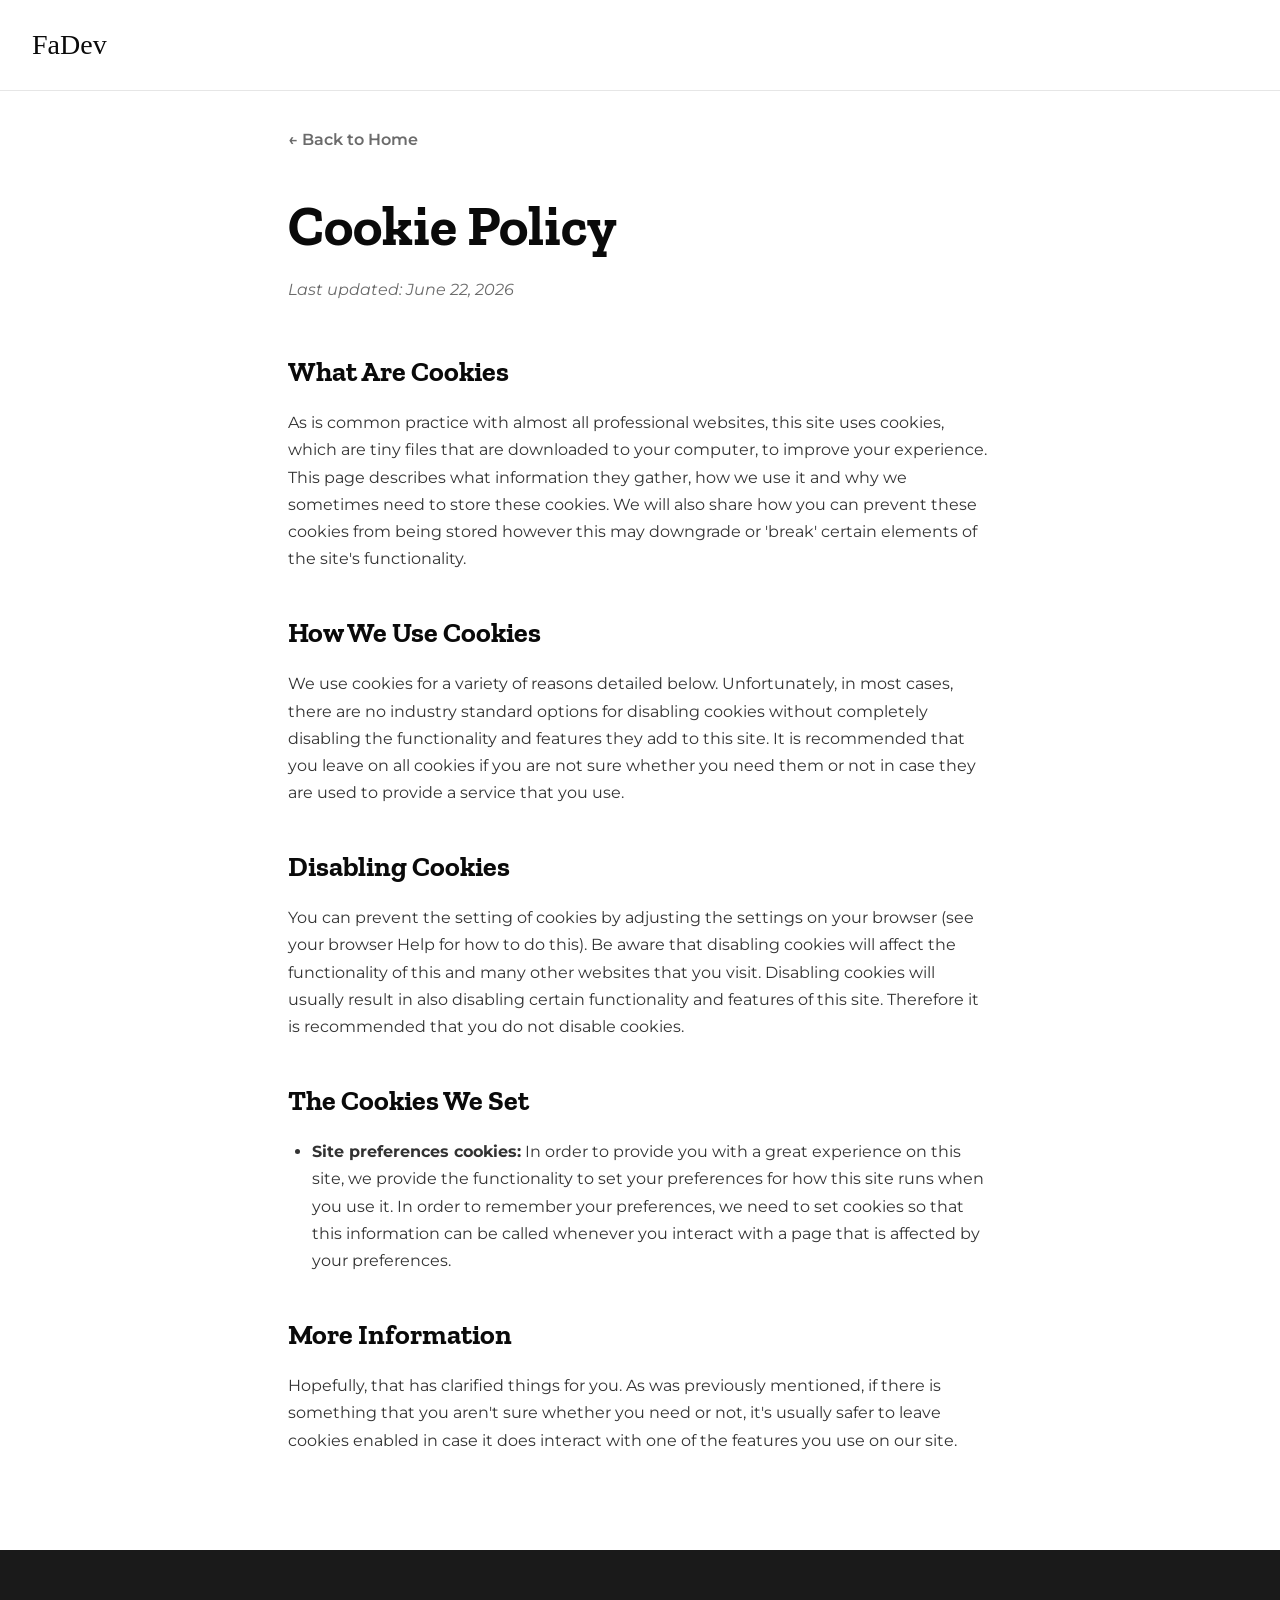
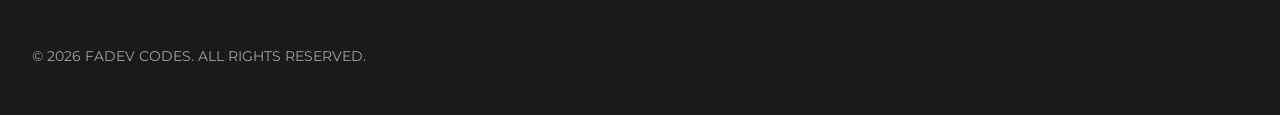
<file: cookies.html>
<!DOCTYPE html>
<html>
<head>
  <meta charset="utf-8">
  <meta name="viewport" content="width=device-width,initial-scale=1">
  <title>Cookie Policy — FaDev</title>
  <meta name="description" content="Cookie Policy for the portfolio of Fateh, a full-stack developer.">
  <link rel="preconnect" href="https://fonts.googleapis.com">
  <link rel="preconnect" href="https://fonts.gstatic.com" crossorigin="">
  <link rel="stylesheet" href="https://fonts.googleapis.com/css2?family=Montserrat:wght@400;500;600;700&family=Zilla+Slab:wght@600;700&display=swap">
  <link rel="stylesheet" href="style.css">
</head>
<body class="legal-page">

<header class="nav scrolled">
  <nav class="nav-inner" aria-label="Primary">
    <a href="index.html" class="brand" aria-label="FaDev home">
      <span class="brand-name">FaDev</span>
    </a>
  </nav>
</header>

<main class="legal-content">
  <div class="container">
    <a href="index.html" class="btn-back-home">← Back to Home</a>
    <h1>Cookie Policy</h1>
    <p class="last-updated">Last updated: June 22, 2026</p>

    <h2>What Are Cookies</h2>
    <p>As is common practice with almost all professional websites, this site uses cookies, which are tiny files that are downloaded to your computer, to improve your experience. This page describes what information they gather, how we use it and why we sometimes need to store these cookies. We will also share how you can prevent these cookies from being stored however this may downgrade or 'break' certain elements of the site's functionality.</p>

    <h2>How We Use Cookies</h2>
    <p>We use cookies for a variety of reasons detailed below. Unfortunately, in most cases, there are no industry standard options for disabling cookies without completely disabling the functionality and features they add to this site. It is recommended that you leave on all cookies if you are not sure whether you need them or not in case they are used to provide a service that you use.</p>

    <h2>Disabling Cookies</h2>
    <p>You can prevent the setting of cookies by adjusting the settings on your browser (see your browser Help for how to do this). Be aware that disabling cookies will affect the functionality of this and many other websites that you visit. Disabling cookies will usually result in also disabling certain functionality and features of this site. Therefore it is recommended that you do not disable cookies.</p>

    <h2>The Cookies We Set</h2>
    <ul>
        <li><strong>Site preferences cookies:</strong> In order to provide you with a great experience on this site, we provide the functionality to set your preferences for how this site runs when you use it. In order to remember your preferences, we need to set cookies so that this information can be called whenever you interact with a page that is affected by your preferences.</li>
    </ul>

    <h2>More Information</h2>
    <p>Hopefully, that has clarified things for you. As was previously mentioned, if there is something that you aren't sure whether you need or not, it's usually safer to leave cookies enabled in case it does interact with one of the features you use on our site.</p>
  </div>
</main>

<footer class="footer">
  <div class="container">
    <div class="footer-bottom">
      <p>© 2026 FADEV CODES. ALL RIGHTS RESERVED.</p>
    </div>
  </div>
</footer>

</body>
</html>
</file>
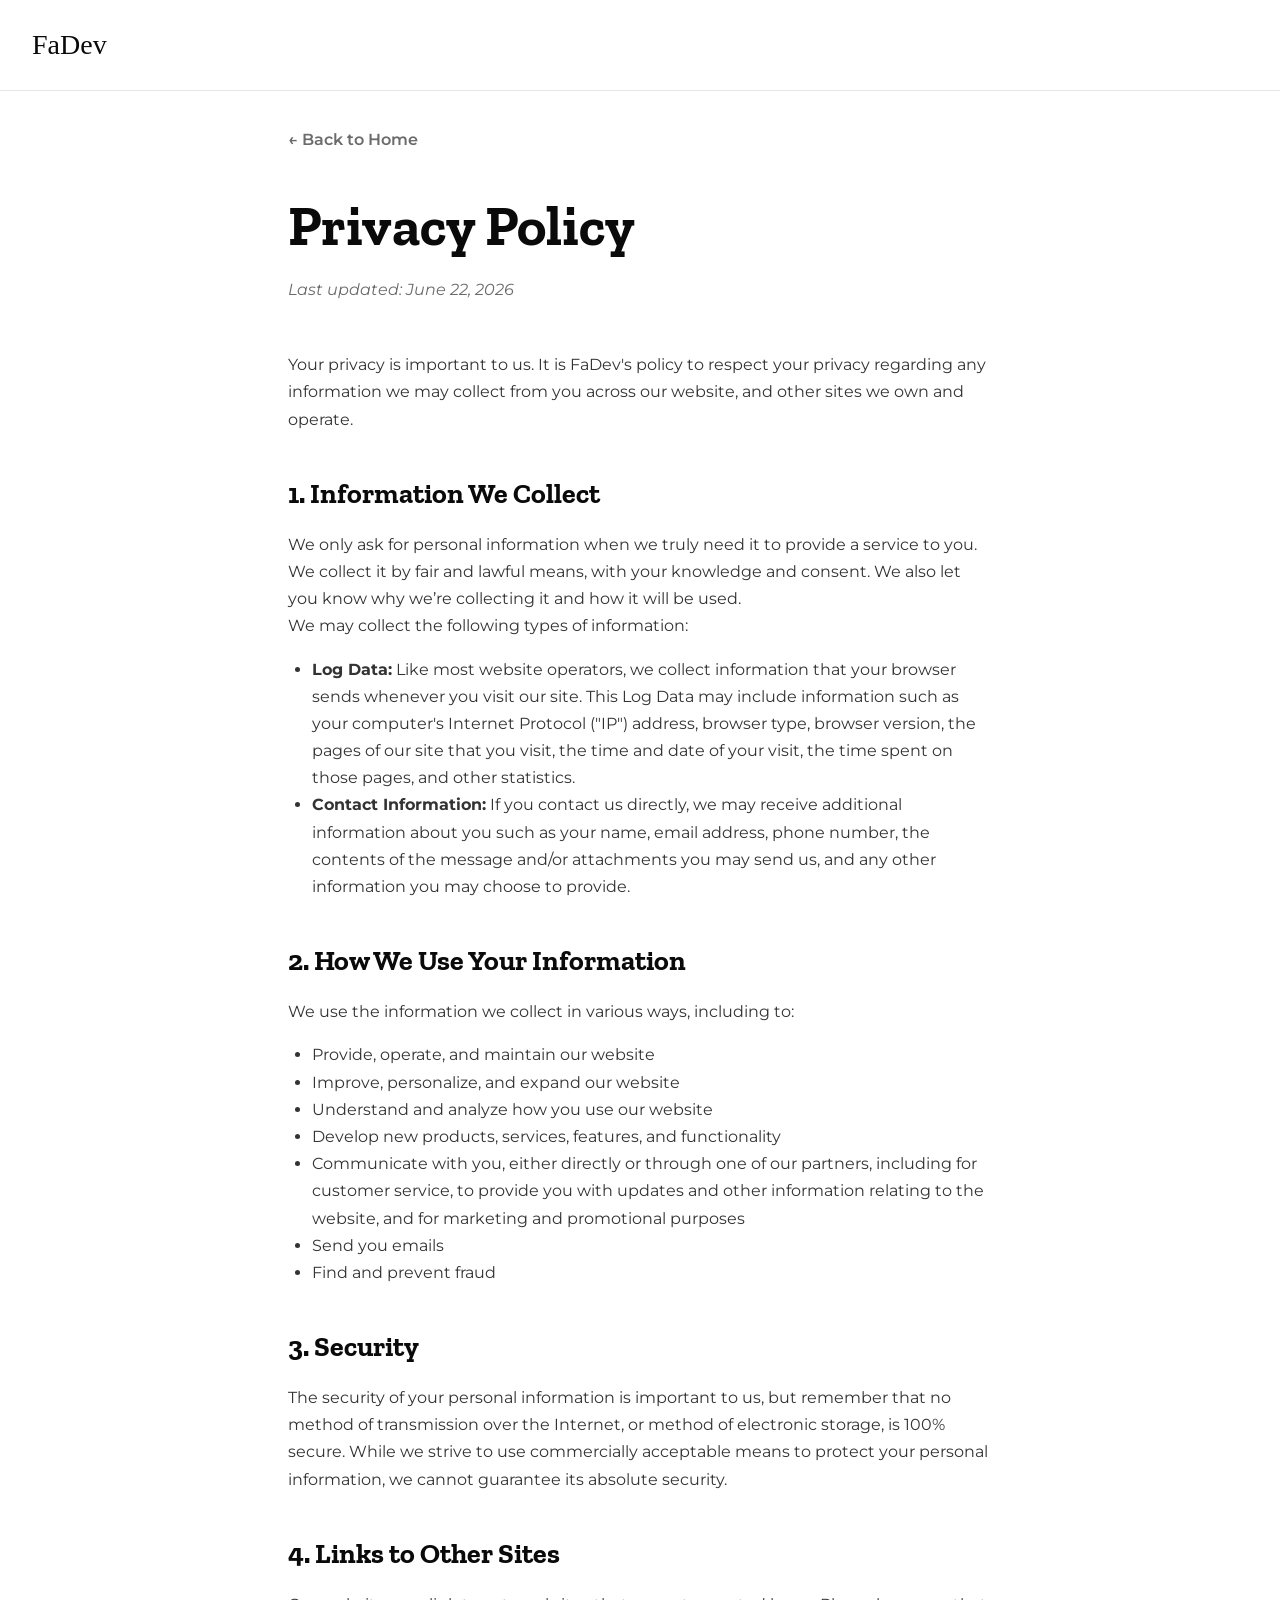
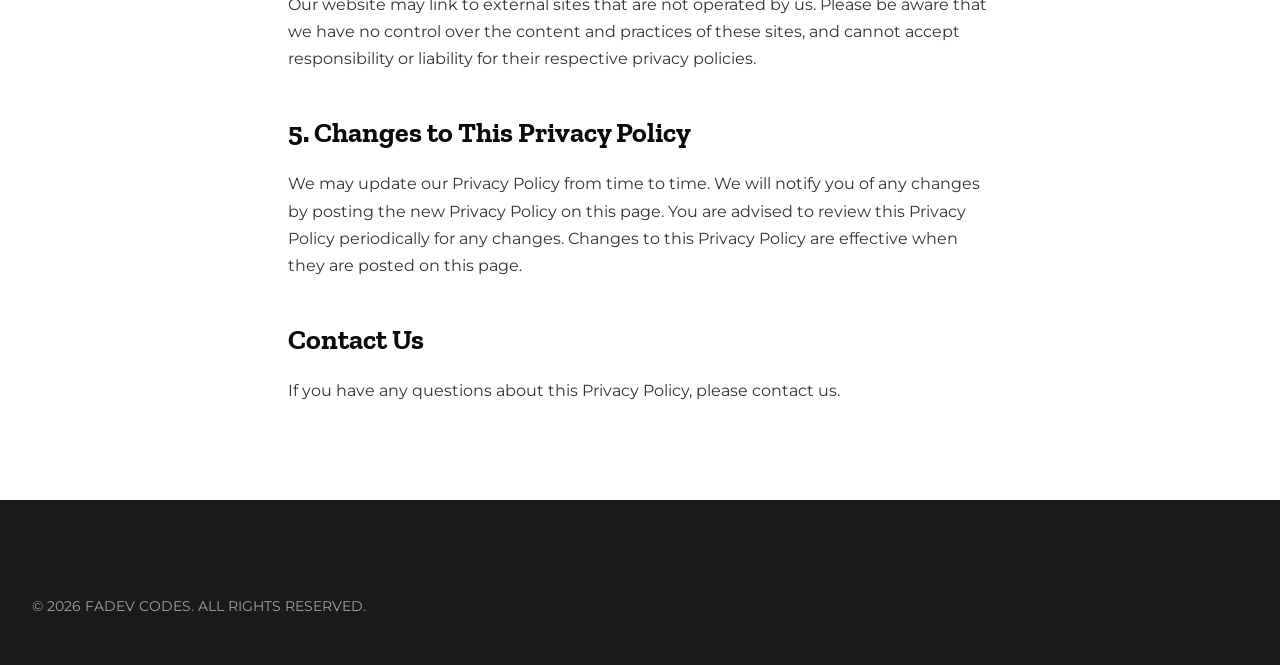
<file: privacy.html>
<!DOCTYPE html>
<html>
<head>
  <meta charset="utf-8">
  <meta name="viewport" content="width=device-width,initial-scale=1">
  <title>Privacy Policy — FaDev</title>
  <meta name="description" content="Privacy Policy for the portfolio of Fateh, a full-stack developer.">
  <link rel="preconnect" href="https://fonts.googleapis.com">
  <link rel="preconnect" href="https://fonts.gstatic.com" crossorigin>
  <link rel="stylesheet" href="https://fonts.googleapis.com/css2?family=Montserrat:wght@400;500;600;700&family=Zilla+Slab:wght@600;700&display=swap">
  <link rel="stylesheet" href="style.css">
</head>
<body class="legal-page">

<header class="nav scrolled">
  <nav class="nav-inner" aria-label="Primary">
    <a href="index.html" class="brand" aria-label="FaDev home">
      <span class="brand-name">FaDev</span>
    </a>
  </nav>
</header>

<main class="legal-content">
  <div class="container">
    <a href="index.html" class="btn-back-home">← Back to Home</a>
    <h1>Privacy Policy</h1>
    <p class="last-updated">Last updated: June 22, 2026</p>

    <p>Your privacy is important to us. It is FaDev's policy to respect your privacy regarding any information we may collect from you across our website, and other sites we own and operate.</p>

    <h2>1. Information We Collect</h2>
    <p>We only ask for personal information when we truly need it to provide a service to you. We collect it by fair and lawful means, with your knowledge and consent. We also let you know why we’re collecting it and how it will be used.</p>
    <p>We may collect the following types of information:</p>
    <ul>
      <li><strong>Log Data:</strong> Like most website operators, we collect information that your browser sends whenever you visit our site. This Log Data may include information such as your computer's Internet Protocol ("IP") address, browser type, browser version, the pages of our site that you visit, the time and date of your visit, the time spent on those pages, and other statistics.</li>
      <li><strong>Contact Information:</strong> If you contact us directly, we may receive additional information about you such as your name, email address, phone number, the contents of the message and/or attachments you may send us, and any other information you may choose to provide.</li>
    </ul>

    <h2>2. How We Use Your Information</h2>
    <p>We use the information we collect in various ways, including to:</p>
    <ul>
      <li>Provide, operate, and maintain our website</li>
      <li>Improve, personalize, and expand our website</li>
      <li>Understand and analyze how you use our website</li>
      <li>Develop new products, services, features, and functionality</li>
      <li>Communicate with you, either directly or through one of our partners, including for customer service, to provide you with updates and other information relating to the website, and for marketing and promotional purposes</li>
      <li>Send you emails</li>
      <li>Find and prevent fraud</li>
    </ul>

    <h2>3. Security</h2>
    <p>The security of your personal information is important to us, but remember that no method of transmission over the Internet, or method of electronic storage, is 100% secure. While we strive to use commercially acceptable means to protect your personal information, we cannot guarantee its absolute security.</p>

    <h2>4. Links to Other Sites</h2>
    <p>Our website may link to external sites that are not operated by us. Please be aware that we have no control over the content and practices of these sites, and cannot accept responsibility or liability for their respective privacy policies.</p>

    <h2>5. Changes to This Privacy Policy</h2>
    <p>We may update our Privacy Policy from time to time. We will notify you of any changes by posting the new Privacy Policy on this page. You are advised to review this Privacy Policy periodically for any changes. Changes to this Privacy Policy are effective when they are posted on this page.</p>

    <h2>Contact Us</h2>
    <p>If you have any questions about this Privacy Policy, please contact us.</p>
  </div>
</main>

<footer class="footer">
  <div class="container">
    <div class="footer-bottom">
      <p>© 2026 FADEV CODES. ALL RIGHTS RESERVED.</p>
    </div>
  </div>
</footer>

</body>
</html>
</file>
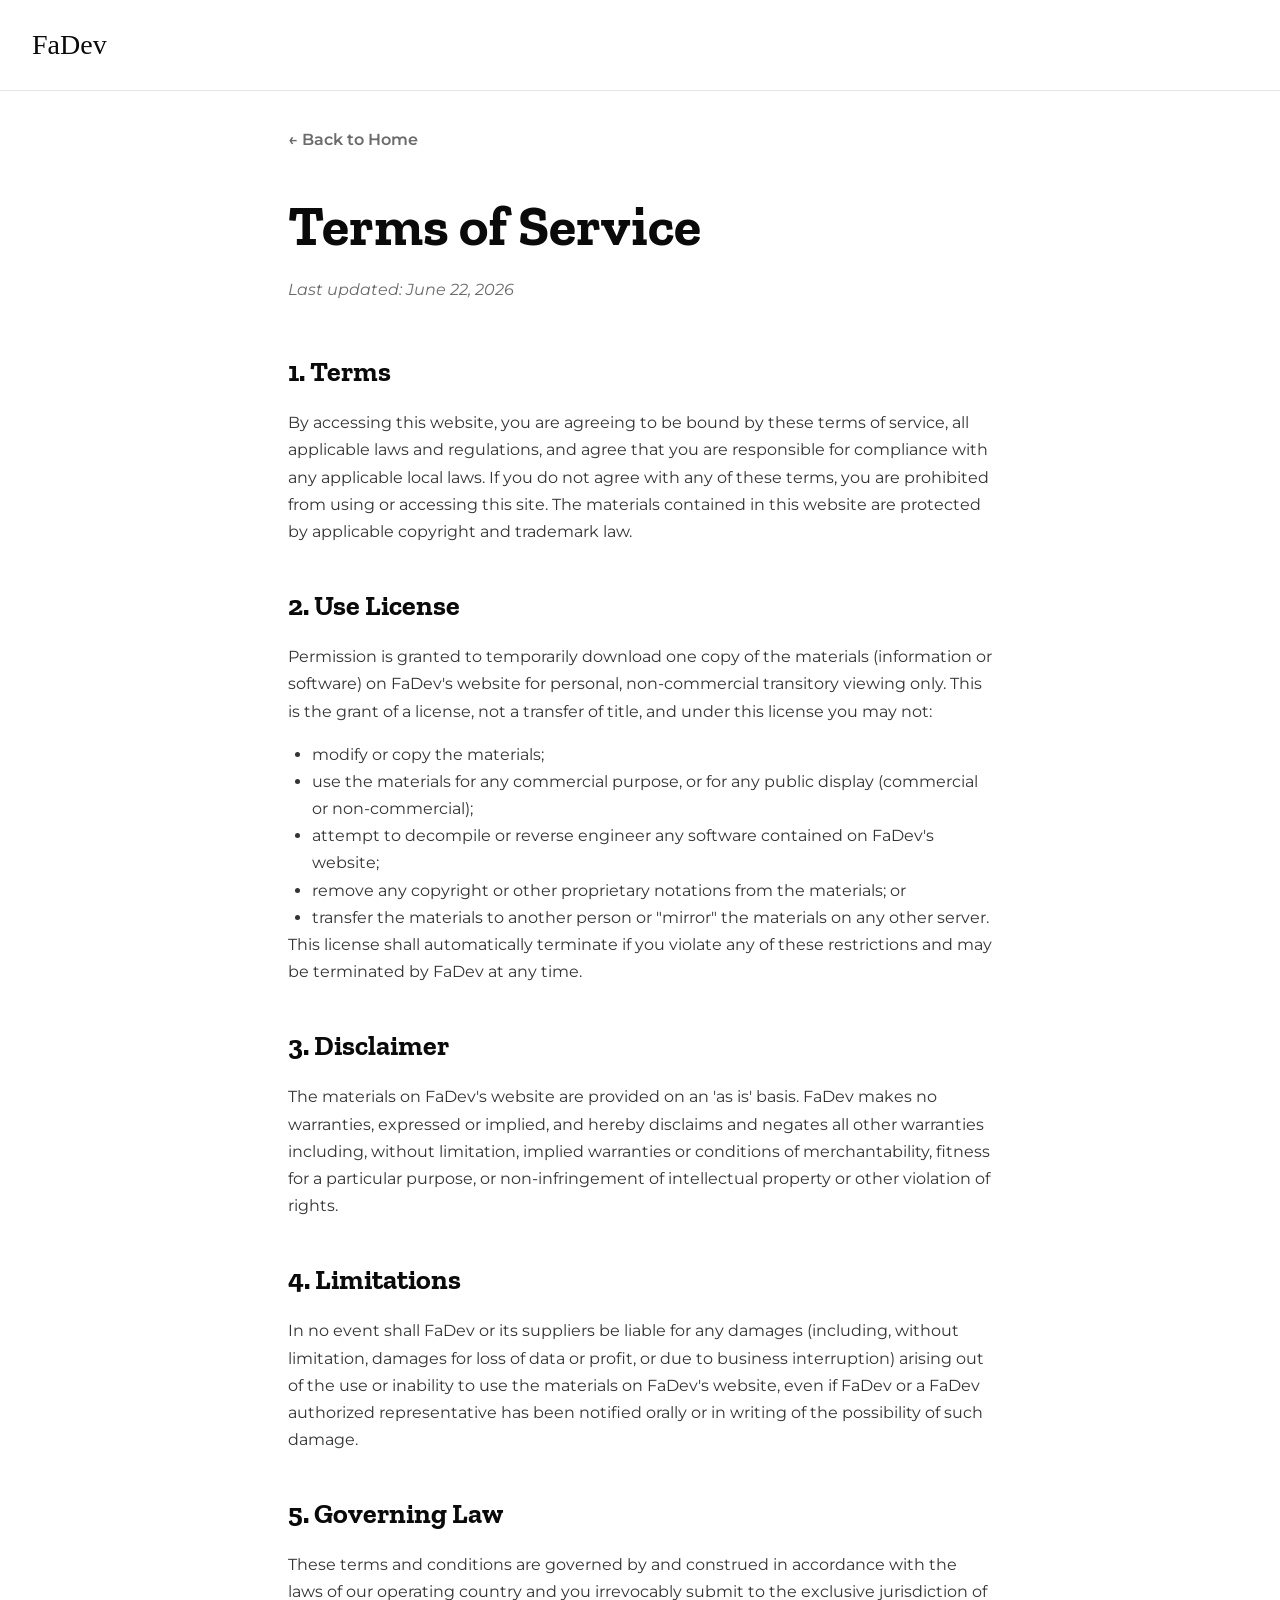
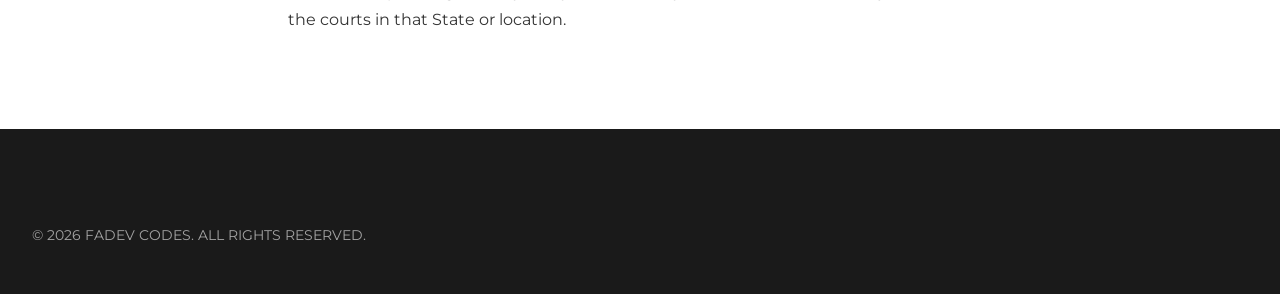
<file: terms.html>
<!DOCTYPE html>
<html>
<head>
  <meta charset="utf-8">
  <meta name="viewport" content="width=device-width,initial-scale=1">
  <title>Terms of Service — FaDev</title>
  <meta name="description" content="Terms of Service for the portfolio of Fateh, a full-stack developer.">
  <link rel="preconnect" href="https://fonts.googleapis.com">
  <link rel="preconnect" href="https://fonts.gstatic.com" crossorigin="">
  <link rel="stylesheet" href="https://fonts.googleapis.com/css2?family=Montserrat:wght@400;500;600;700&family=Zilla+Slab:wght@600;700&display=swap">
  <link rel="stylesheet" href="style.css">
</head>
<body class="legal-page">

<header class="nav scrolled">
  <nav class="nav-inner" aria-label="Primary">
    <a href="index.html" class="brand" aria-label="FaDev home">
      <span class="brand-name">FaDev</span>
    </a>
  </nav>
</header>

<main class="legal-content">
  <div class="container">
    <a href="index.html" class="btn-back-home">← Back to Home</a>
    <h1>Terms of Service</h1>
    <p class="last-updated">Last updated: June 22, 2026</p>

    <h2>1. Terms</h2>
    <p>By accessing this website, you are agreeing to be bound by these terms of service, all applicable laws and regulations, and agree that you are responsible for compliance with any applicable local laws. If you do not agree with any of these terms, you are prohibited from using or accessing this site. The materials contained in this website are protected by applicable copyright and trademark law.</p>

    <h2>2. Use License</h2>
    <p>Permission is granted to temporarily download one copy of the materials (information or software) on FaDev's website for personal, non-commercial transitory viewing only. This is the grant of a license, not a transfer of title, and under this license you may not:</p>
    <ul>
        <li>modify or copy the materials;</li>
        <li>use the materials for any commercial purpose, or for any public display (commercial or non-commercial);</li>
        <li>attempt to decompile or reverse engineer any software contained on FaDev's website;</li>
        <li>remove any copyright or other proprietary notations from the materials; or</li>
        <li>transfer the materials to another person or "mirror" the materials on any other server.</li>
    </ul>
    <p>This license shall automatically terminate if you violate any of these restrictions and may be terminated by FaDev at any time.</p>

    <h2>3. Disclaimer</h2>
    <p>The materials on FaDev's website are provided on an 'as is' basis. FaDev makes no warranties, expressed or implied, and hereby disclaims and negates all other warranties including, without limitation, implied warranties or conditions of merchantability, fitness for a particular purpose, or non-infringement of intellectual property or other violation of rights.</p>

    <h2>4. Limitations</h2>
    <p>In no event shall FaDev or its suppliers be liable for any damages (including, without limitation, damages for loss of data or profit, or due to business interruption) arising out of the use or inability to use the materials on FaDev's website, even if FaDev or a FaDev authorized representative has been notified orally or in writing of the possibility of such damage.</p>

    <h2>5. Governing Law</h2>
    <p>These terms and conditions are governed by and construed in accordance with the laws of our operating country and you irrevocably submit to the exclusive jurisdiction of the courts in that State or location.</p>
  </div>
</main>

<footer class="footer">
  <div class="container">
    <div class="footer-bottom">
      <p>© 2026 FADEV CODES. ALL RIGHTS RESERVED.</p>
    </div>
  </div>
</footer>

</body>
</html>
</file>
<file: style.css>
:root{
      --ink:#0a0a0a; --paper:#fff; --muted:#6b6b6b; --line:#e6e6e6;
      --surface:#1a1a1a; --accent:#f1aaff;

      /* New Font System */
      --font-title: 'Zilla Slab', serif;
      --font-body: 'Montserrat', sans-serif;
      --font-button: 'Montserrat', sans-serif;
    }
    *{box-sizing:border-box;margin:0;padding:0}
    html{-webkit-font-smoothing:antialiased;text-rendering:optimizeLegibility;scroll-behavior:smooth}
    body{font-family:var(--font-body);background:var(--paper);color:var(--ink);line-height:1.5; overflow-x: hidden;}
    img{display:block;max-width:100%}
    a{color:inherit;text-decoration:none}
    ul{list-style:none}

    /* Lazy Loading Styles */
    img.lazy { opacity: 0; transition: opacity 0.5s ease-in-out; }
    img.lazy.loaded { opacity: 1; }


    .container{max-width:80rem;margin:0 auto;padding:0 2rem}

    /* ========== NAVBAR ========== */
    /* Navbar is now transparent, pointer-events are managed to allow clicking through the empty space */
    .nav{position:fixed;inset:0 0 auto 0;z-index:20;background:transparent;transition:background 0.3s ease;pointer-events:none;animation:fade-up .7s ease-out both}
    .nav-inner{display:flex;align-items:center;justify-content:space-between;padding:1.5rem 2rem;max-width:80rem;margin:0 auto;position:relative}
    .nav-inner > * {pointer-events:auto;}
    
    .nav.scrolled {
      background: var(--paper);
      border-bottom: 1px solid var(--line);
    }

    /* Brand color changes on scroll to stay visible on white backgrounds */
    .brand{color:#fff;transition:color 0.3s}
    .nav.scrolled .brand{color:var(--ink);}
    .brand-name{
      font-family: 'Pacifico', cursive;
      font-weight: 400;
      font-size: 1.75rem;
      letter-spacing: normal;
    }
    
    .nav-pill{position:absolute;left:50%;top:50%;transform:translate(-50%,-50%);display:none}
    @media(min-width:768px){.nav-pill{display:block}}
    .nav-pill ul{display:flex;align-items:center;gap:.25rem;background:var(--surface);padding:.375rem;border-radius:999px;font-size:.875rem;font-weight:600;color:rgba(255,255,255,.7); font-family: var(--font-button);}
    .nav-pill a{display:block;padding:.5rem 1.25rem;border-radius:999px;transition:color .2s}
    .nav-pill a:hover{color:#fff}
    .nav-pill a[aria-current="page"]{background:#fff;color:var(--ink)}
    
    .btn-contact-animated {
      font-family: var(--font-button);
      font-size: .875rem;
      font-weight: 600;
      background: var(--accent);
      color: var(--ink);
      padding: 0.6em 1.2em;
      padding-left: 1.1em;
      display: flex;
      align-items: center;
      border: none;
      border-radius: 999px;
      overflow: hidden;
      transition: all 0.2s;
      cursor: pointer;
      pointer-events: auto; /* Required for navbar clickability */
    }
    .btn-contact-animated span {
      display: block;
      margin-left: 0.4em;
      transition: all 0.3s ease-in-out;
    }
    .btn-contact-animated svg {
      display: block;
      transform-origin: center center;
      transition: transform 0.3s ease-in-out;
      width: 1.2rem;
      height: 1.2rem;
    }
    .btn-contact-animated:hover .svg-wrapper {
      animation: fly-1 0.6s ease-in-out infinite alternate;
    }
    .btn-contact-animated:hover svg {
      transform: translateX(1.2em) rotate(45deg) scale(1.1);
    }
    .btn-contact-animated:hover span {
      transform: translateX(6em);
    }
    .btn-contact-animated:active {
      transform: scale(0.95);
    }
    @keyframes fly-1 {
      from { transform: translateY(0.1em); }
      to { transform: translateY(-0.1em); }
    }

    /* ========== HERO ========== */
    .hero{position:relative;overflow:hidden;color:#fff}
    .hero-bg{position:absolute;inset:0;z-index:0;overflow:hidden}
    .hero-bg img{width:100%;height:100%;object-fit:cover;transform:scale(1.05)}
    .hero-bg::after{content:"";position:absolute;inset:0;background:rgba(10,10,10,.7)}
    .hero-inner{position:relative;max-width:80rem;margin:0 auto;padding:7rem 2rem 4rem}
    .hero-grid{display:grid;grid-template-columns:repeat(12,1fr);gap:1.5rem;align-items:end}
    .hero-left{grid-column:span 12}
    .hero-stats{grid-column:span 12}
    @media(min-width:1024px){
      .hero-left{grid-column:span 4}
      .hero-stats{grid-column:span 3;grid-column-start:10}
    }
    
    .eyebrow{font-size:.875rem;font-weight:500;color:rgba(255,255,255,.7);opacity:0;animation:slide-from-left .8s cubic-bezier(.22,1,.36,1) .2s both}
    .h1{margin-top:1rem;font-family:var(--font-title);font-size:clamp(2.8rem,5.5vw,4.2rem);font-weight:700;text-transform:none;line-height:.95;letter-spacing:-.02em}
    .mask{display:block}
    .mask>span{display:inline-block}
    .h1 .l1{animation:slide-from-left .8s cubic-bezier(.22,1,.36,1) .35s both}
    .h1 .l2{display:block;font-family:var(--font-title);font-style:normal;font-weight:700;font-size:.8em;text-transform:none;color:rgba(255,255,255,.8);letter-spacing:normal;animation:slide-from-left .8s cubic-bezier(.22,1,.36,1) .5s both}
    .h1 .l3{animation:slide-from-left .8s cubic-bezier(.22,1,.36,1) .65s both}
    .h1 .l4{animation:slide-from-left .8s cubic-bezier(.22,1,.36,1) .8s both}
    .lede{margin-top:1.5rem;max-width:24rem;color:rgba(255,255,255,.7);opacity:0;animation:slide-from-left .8s cubic-bezier(.22,1,.36,1) .95s both; font-size: 1.125rem;}
    
    /* Removed old .cta styling, handled by inline Tailwind / generic classes where needed */
    .hero-cta-wrapper {
      margin-top: 2rem;
      opacity: 0;
      animation: slide-from-left .8s cubic-bezier(.22,1,.36,1) 1.1s both;
    }

    .btn-solid-accent {
      font-family: var(--font-button);
      display: inline-flex;
      align-items: center;
      gap: 0.5rem;
      padding: 0.8rem 1.5rem;
      background: var(--accent);
      color: var(--ink);
      font-weight: 600;
      font-size: 0.875rem;
      border-radius: 999px;
      cursor: pointer;
      transition: all 0.3s;
    }
    .btn-solid-accent:hover { transform: translateY(-2px); box-shadow: 0 4px 10px rgba(0,0,0,0.1); }
    
    .stats{display:flex;flex-direction:column;gap:1.5rem}
    .stat{opacity:0;animation:slide-from-right .8s cubic-bezier(.22,1,.36,1) both}
    .stat+.stat{border-top:1px solid rgba(255,255,255,.2);padding-top:1.5rem}
    .stat dt{font-family:var(--font-title);font-size:1.875rem;font-weight:700;letter-spacing:-.02em}
    .stat dd{margin-top:.25rem;font-size:.875rem;color:rgba(255,255,255,.7)}
    
    .features{margin-top:4rem;padding-top:2rem;border-top:1px solid rgba(255,255,255,.2);display:grid;grid-template-columns:1fr;gap:2rem}
    @media(min-width:768px){.features{grid-template-columns:repeat(3,1fr);gap:0}.features>*+*{border-left:1px solid rgba(255,255,255,.2);padding-left:2rem}.features>*:not(:last-child){padding-right:2rem}}
    
    .feature{opacity:1}
    .feature h2{font-family:var(--font-title);font-size:1rem;font-weight:700;text-transform:none;letter-spacing:.01em;min-height:1.25rem;color:#fff}
    .feature p{margin-top:.5rem;font-size:.875rem;color:rgba(255,255,255,.8);font-style:normal;font-weight:400;min-height:2.5rem}
    
    .type-cursor { display: inline-block; width: 6px; height: 1em; background-color: var(--accent); vertical-align: text-bottom; margin-left: 4px; animation: blink 1s step-end infinite; }
    @keyframes blink { 0%, 100% { opacity: 1; } 50% { opacity: 0; } }

    /* ========== ABOUT ========== */
    .about { padding: 6rem 0; background: var(--paper); }
    .about-grid { display: grid; grid-template-columns: 1fr; gap: 3rem; align-items: center; }
    @media(min-width: 1024px) { .about-grid { grid-template-columns: 5fr 7fr; gap: 5rem; } }

    .about-image-wrapper { position: relative; border-radius: 1rem; overflow: hidden; aspect-ratio: 4/5; }
    .about-image-wrapper img { width: 100%; height: 100%; object-fit: cover; }
    .about-image-overlay { position: absolute; inset: 0; background: linear-gradient(to top, rgba(0,0,0,0.3), transparent 40%); }

    .about-content .eyebrow-dark { font-size: 1rem; font-weight: 500; color: var(--muted); margin-bottom: 1rem; display: block; }
    .about-content h2 { font-family: var(--font-title); font-size: clamp(2.8rem, 5vw, 3.8rem); font-weight: 700; line-height: 1.1; letter-spacing: -0.02em; margin-bottom: 1.5rem; }
    .about-content .about-intro { font-size: 1.125rem; color: var(--muted); line-height: 1.6; max-width: 55ch; margin-bottom: 2.5rem; }

    .about-values { display: grid; grid-template-columns: 1fr; gap: 2rem; }
    @media(min-width: 768px) { .about-values { grid-template-columns: 1fr 1fr; } }

    .value-item { display: flex; align-items: flex-start; gap: 1rem; }
    .value-icon { flex-shrink: 0; width: 2.5rem; height: 2.5rem; background: #f0f4fa; border-radius: 50%; display: grid; place-items: center; }
    .value-icon svg { width: 1.25rem; height: 1.25rem; color: var(--accent); }
    .value-text h3 { font-family: var(--font-title); font-size: 1.125rem; font-weight: 600; margin-bottom: 0.25rem; }
    .value-text p { font-size: 0.9rem; color: var(--muted); line-height: 1.5; }

    .about-cta { margin-top: 3rem; }
    .btn-outline {
      font-family: var(--font-button);
      display: inline-flex;
      align-items: center;
      gap: 0.5rem;
      padding: 0.8rem 1.5rem;
      border: 1px solid var(--line);
      background: transparent;
      color: var(--ink);
      font-weight: 600;
      font-size: 0.875rem;
      border-radius: 999px;
      cursor: pointer;
      transition: all 0.3s;
    }
    .btn-outline:hover { background: rgba(0,0,0,0.05); border-color: var(--muted); }

    /* ========== TECH STACK ========== */
    .tech{position:relative;display:flex;align-items:flex-start;justify-content:flex-start;min-height:70vh;padding:5rem 2rem;background:url("https://raw.githubusercontent.com/bdlfateh15-maker/myportfolio/refs/heads/main/Untitled%20design.png") center center / cover no-repeat;overflow:hidden}
    .tech-overlay{position:absolute;inset:0;background:rgba(255,255,255,0.85);z-index:0}
    .tech-content{position:relative;z-index:1;max-width:42rem}
    .tech h2{font-family:var(--font-title);font-size:clamp(2.5rem,4.5vw,3.75rem);font-weight:700;text-transform:none;line-height:.95;letter-spacing:-.02em;color:var(--ink)}
    .tech h2 span{display:block;font-family:var(--font-body);font-style:italic;font-weight:500;text-transform:none;color:var(--muted)}
    .tech p{margin-top:1.25rem;font-size:1.125rem;line-height:1.6;color:var(--muted);max-width:34rem}

    /* ========== PROJECTS ========== */
    .projects { padding: 7rem 0 3rem; background: var(--paper); }
    .projects-header { display: flex; flex-direction: column; gap: 2rem; margin-bottom: 3.5rem; }
    @media(min-width: 1024px) { .projects-header { flex-direction: row; justify-content: space-between; align-items: flex-end; } }
    
    .projects-title { display: flex; flex-direction: column; align-items: flex-start; }
    .projects-title .eyebrow-dark { font-size: 1rem; font-weight: 500; color: var(--ink); margin-bottom: 0.75rem; display: block; }
    .projects-title h2 { font-family:var(--font-title);font-size: clamp(2.8rem, 5vw, 3.8rem); font-weight: 700; line-height: 1.1; letter-spacing: -0.02em; }
    
    .filters { display: flex; flex-wrap: wrap; gap: 0.5rem; }
    .filter-btn { font-family:var(--font-button);padding: 0.6rem 1.25rem; border: 1px solid var(--line); background: transparent; color: var(--ink); font-weight: 600; font-size: 0.875rem; border-radius: 4px; cursor: pointer; transition: all 0.3s; }
    .filter-btn:hover { background: rgba(0,0,0,0.05); }
    .filter-btn.active { background: var(--accent); }
    
    .projects-grid { display: grid; grid-template-columns: 1fr; gap: 2rem; }
    @media(min-width: 768px) { .projects-grid { grid-template-columns: 1fr 1fr; } }
    
    /* Project Card Hover Setup */
    .project-card { position: relative; border-radius: 1rem; overflow: hidden; display: block; aspect-ratio: 4/3; text-decoration: none; background: var(--line); }
    .project-card img { width: 100%; height: 100%; object-fit: cover; transition: transform 0.6s cubic-bezier(0.22, 1, 0.36, 1); }
    .project-card:hover img { transform: scale(1.05); }
    
    .project-tag { position: absolute; top: 1.5rem; left: 1.5rem; color: #fff; font-family:var(--font-button);font-weight: 700; font-size: 1rem; z-index: 2; text-shadow: 0 2px 4px rgba(0,0,0,0.3); text-transform: uppercase; letter-spacing: .05em;}
    
    .project-arrow { position: absolute; top: 1.5rem; right: 1.5rem; width: 3rem; height: 3rem; background: var(--accent); border-radius: 50%; display: grid; place-items: center; color: var(--ink); z-index: 2; opacity: 0; visibility: hidden; transform: scale(0.8) translate(-10px, 10px); transition: all 0.4s cubic-bezier(0.22, 1, 0.36, 1); }
    .project-card:hover .project-arrow { opacity: 1; visibility: visible; transform: scale(1) translate(0, 0); }
    
    .project-info { position: absolute; bottom: 1.5rem; left: 1.5rem; right: 1.5rem; background: var(--paper); border-radius: 0.5rem; padding: 1.25rem; z-index: 2; opacity: 0; visibility: hidden; transform: translateY(20px); transition: all 0.4s cubic-bezier(0.22, 1, 0.36, 1); box-shadow: 0 10px 30px rgba(0,0,0,0.08); display: flex; flex-direction: column; gap: 0.75rem; }
    .project-card:hover .project-info { opacity: 1; visibility: visible; transform: translateY(0); }
    
    .project-info-top { display: flex; justify-content: space-between; align-items: center; }
    .project-info-top h3 { font-family:var(--font-title);font-size: 1.25rem; font-weight: 600; color: var(--ink); margin: 0; }
    .project-info-top .price { font-weight: 600; font-size: 1rem; color: var(--ink); }
    
    .project-info-bot { display: flex; justify-content: space-between; align-items: center; font-size: 0.875rem; color: var(--muted); font-weight: 500; }
    
    .project-card.hide { display: none; }

    /* ========== NEW SERVICES HOVER CARDS ========== */
    .services-page h1, .services-page h2 { font-family: var(--font-title); }
    .services-page p, .services-page span { font-family: var(--font-body); }

    .service-hover-card {
        position: relative;
        overflow: hidden;
        background-color: #ffffff;
        border: 1px solid rgba(241, 170, 255, 0.3);
    }
    .service-hover-card::before {
        position: absolute;
        content: "";
        width: 100%;
        height: 100%;
        transition: 0.6s;
        z-index: 0;
        background-color: var(--accent);
    }
    .service-hover-card:hover { box-shadow: 0 10px 25px -5px rgba(241, 170, 255, 0.3); }
    .service-hover-card:nth-child(1)::before { bottom: 0; right: 0; clip-path: circle(8rem at 100% 100%); }
    .service-hover-card:nth-child(2)::before { bottom: 0; left: 0; clip-path: circle(8rem at 0% 100%); }
    .service-hover-card:nth-child(3)::before { top: 0; right: 0; clip-path: circle(8rem at 100% 0%); }
    .service-hover-card:nth-child(4)::before { top: 0; left: 0; clip-path: circle(8rem at 0% 0%); }
    .service-hover-card:hover::before { clip-path: circle(150% at 100% 100%); }
    .service-hover-card:hover p, .service-hover-card:hover h2 { color: #ffffff; }
    .service-hover-card .circle { position: absolute; width: 100%; height: 100%; z-index: 0; inset: 0; opacity: 0.2; }
    .service-hover-card { padding: 2.5rem; text-align: left; }
    .service-hover-card h2 { text-transform: capitalize; margin-bottom: 1rem; font-size: 1.5rem; }
    @media (min-width: 1280px) { .service-hover-card h2 { font-size: 1.875rem; } }
    .service-hover-card p { transition: color 0.5s; }
    .service-hover-card .card-content { position: relative; z-index: 10; }
    .service-hover-card:nth-child(odd) .card-content { padding-right: 0; }
    @media (min-width: 1024px) { .service-hover-card:nth-child(odd) .card-content { padding-right: 6rem; } }
    .service-hover-card:nth-child(1) .circle { background: url("https://images.pexels.com/photos/196646/pexels-photo-196646.jpeg?auto=compress&cs=tinysrgb&w=800") no-repeat 50% 50% / cover; clip-path: circle(8rem at 100% 100%); }
    .service-hover-card:nth-child(2) .circle { background: url("https://images.pexels.com/photos/1181244/pexels-photo-1181244.jpeg?auto=compress&cs=tinysrgb&w=800") no-repeat 50% 50% / cover; clip-path: circle(8rem at 0% 100%); }
    .service-hover-card:nth-child(3) .circle { background: url("https://images.pexels.com/photos/546819/pexels-photo-546819.jpeg?auto=compress&cs=tinysrgb&w=800") no-repeat 50% 50% / cover; clip-path: circle(8rem at 100% 0%); }
    .service-hover-card:nth-child(4) .circle { background: url("https://images.pexels.com/photos/1337380/pexels-photo-1337380.jpeg?auto=compress&cs=tinysrgb&w=800") no-repeat 50% 50% / cover; clip-path: circle(8rem at 0% 0%); }

    /* ========== NEW SERVICES PAGE ========== */
    .services-page { background: var(--paper); }
    .services-grid { display: grid; gap: 1.25rem; }
    @media (min-width: 640px) {
      .services-grid {
        grid-template-columns: repeat(2, 1fr);
      }
    }
    .service-showcase { padding: 8rem 0 6rem; }
    .services-header { text-align: center; margin-bottom: 4rem; }
    .services-header .eyebrow-dark { font-size: 1rem; font-weight: 500; color: var(--muted); margin-bottom: 1rem; display: inline-block;}
    .services-header h2 { font-family:var(--font-title);font-size: clamp(2.8rem, 5vw, 3.8rem); font-weight: 700; line-height: 1.1; letter-spacing: -0.02em; }

    .service-cards-grid { display: grid; grid-template-columns: repeat(auto-fit, minmax(300px, 1fr)); gap: 2rem; }
    .service-card { background: #f9f9f9; border: 1px solid var(--line); border-radius: 1rem; padding: 2.5rem; text-align: center; transition: transform 0.3s, box-shadow 0.3s; }
    .service-card:hover { transform: translateY(-10px); box-shadow: 0 20px 40px rgba(0,0,0,0.08); }
    .service-card-icon { width: 4rem; height: 4rem; margin: 0 auto 1.5rem; background: var(--accent); color: var(--ink); border-radius: 50%; display: grid; place-items: center; }
    .service-card-icon svg { width: 2rem; height: 2rem; }
    .service-card h3 { font-family: var(--font-title); font-size: 1.5rem; margin-bottom: 1rem; }
    .service-card p { color: var(--muted); line-height: 1.6; }

    /* ========== PRICING FACTORS SECTION ========== */
    .pricing-factors-section { padding: 6rem 0; background: var(--paper); }
    .pricing-factors-grid { display: grid; grid-template-columns: repeat(auto-fit, minmax(300px, 1fr)); gap: 2rem; justify-content: center; }
    
    .pricing-factor-card { position: relative; transition: transform 0.3s ease, box-shadow 0.3s ease; background: var(--paper); }
    .pricing-factor-card:hover { transform: translateY(-5px) !important; box-shadow: 0 20px 25px -5px rgba(0, 0, 0, 0.1), 0 8px 10px -6px rgba(0, 0, 0, 0.05); z-index: 10; }
    
    .pricing-factor-content { border: 1px solid var(--line); border-radius: 1.5rem; padding: 2.5rem; text-align: center; height: 100%; display: flex; flex-direction: column; box-shadow: 0 10px 20px rgba(0,0,0,0.04); background: transparent; }
    
    /* Specific Card Styling (Colors & Rotation) */
    .pricing-card-1 { background: #f0f7ff; transform: rotate(-3deg) translateY(10px); }
    .pricing-card-1 .faq-pin { background: #60a5fa; }
    
    .pricing-card-2 { background: #f0fdf4; transform: rotate(2deg) translateY(30px); }
    .pricing-card-2 .faq-pin { background: #4ade80; }
    
    .pricing-card-3 { background: #fff1f2; transform: rotate(-1deg) translateY(15px); }
    .pricing-card-3 .faq-pin { background: #fb7185; }
    
    .pricing-factor-card .faq-pin { position: absolute; top: -8px; left: 50%; transform: translateX(-50%); width: 12px; height: 12px; border-radius: 50%; box-shadow: inset -2px -2px 4px rgba(0,0,0,0.2), 0 4px 6px rgba(0,0,0,0.2); z-index: 3; }
    
    .pricing-factor-icon { width: 3.5rem; height: 3.5rem; margin: 0 auto 1.5rem; background: var(--accent); color: var(--ink); border-radius: 50%; display: grid; place-items: center; }
    .pricing-factor-icon svg { width: 1.75rem; height: 1.75rem; }
    
    .pricing-factor-content h3 { font-family: var(--font-title); font-size: 1.5rem; margin-bottom: 0.75rem; }
    .pricing-factor-content p { color: var(--muted); line-height: 1.6; font-size: 0.9rem; margin-bottom: 1.5rem; }
    
    .pricing-factor-content ul { list-style: none; margin-bottom: 2rem; flex-grow: 1; text-align: left; }
    .pricing-factor-content ul li { padding: 0.6rem 0 0.6rem 2rem; position: relative; font-size: 0.9rem; font-weight: 500; }
    .pricing-factor-content ul li::before { content: '→'; position: absolute; left: 0; color: var(--accent); font-weight: 700; }
    
    .btn-pricing { display: block; width: 100%; text-align: center; background: var(--ink); color: var(--paper); padding: 1rem; border-radius: 0.5rem; font-weight: 600; text-decoration: none; transition: background 0.2s; }
    .btn-pricing:hover { background: #333; }

    /* ========== NEW PROCESS TIMELINE SECTIONS ========== */
    .process-sections-wrapper { position: relative; background: var(--paper); padding: 4rem 0; }
    .bg-wave { position: fixed; bottom: 0; left: 0; width: 100%; height: auto; z-index: 0; pointer-events: none; }
    .process-section { position: relative; z-index: 1; width: 100%; display: flex; flex-direction: column; align-items: center; padding: 4rem 0; }
    .process-title { color: var(--ink); font-family: var(--font-title); font-size: clamp(2.2rem, 4vw, 2.8rem); font-weight: 700; margin-bottom: 2rem; text-align: center; letter-spacing: -0.5px; opacity: 0; cursor: pointer; }
    .process-section.in .process-title { animation: fadeDown 0.8s ease forwards; }
    .process-focus { display: block; font-family: var(--font-body); font-size: 1rem; font-weight: 500; color: var(--muted); margin-top: 0.5rem; letter-spacing: normal; }
    
    .timeline-scroll-wrapper { width: 100%; overflow-x: auto; overflow-y: hidden; display: flex; justify-content: flex-start; padding: 100px 2rem; }
    @media (min-width: 1024px) { .timeline-scroll-wrapper { justify-content: center; padding-left: 0; padding-right: 0; } }
    .timeline-scroll-wrapper::-webkit-scrollbar { height: 6px; }
    .timeline-scroll-wrapper::-webkit-scrollbar-thumb { background-color: #ddd; border-radius: 10px; }
    
    .timeline-area { position: relative; width: 1000px; min-width: 1000px; display: flex; align-items: center; }
    .wavy-line { width: 100%; height: auto; display: block; overflow: visible; }
    .wavy-line path { stroke-dasharray: 1200; stroke-dashoffset: 1200; }
    .process-section.in .wavy-line path { animation: drawLine 2s cubic-bezier(0.4, 0, 0.2, 1) forwards; }
    
    .node { position: absolute; top: 50%; width: 9%; aspect-ratio: 1 / 1; transform: translate(-50%, -50%); opacity: 0; z-index: 2; }
    .process-section.in .node { animation-name: popIn; animation-duration: 0.5s; animation-timing-function: ease; animation-fill-mode: forwards; }
    .process-section.in .timeline-area > .node:nth-of-type(1) { animation-delay: 0.4s; }
    .process-section.in .timeline-area > .node:nth-of-type(2) { animation-delay: 0.7s; }
    .process-section.in .timeline-area > .node:nth-of-type(3) { animation-delay: 1.0s; }
    
    .icon-circle { width: 100%; height: 100%; background-color: var(--paper); border-radius: 50%; display: flex; justify-content: center; align-items: center; box-shadow: 0px 8px 24px rgba(0, 0, 0, 0.08); position: relative; z-index: 3; transition: transform 0.3s ease, box-shadow 0.3s ease; cursor: pointer; }
    .icon-circle:hover { transform: scale(1.08); box-shadow: 0px 12px 30px rgba(0, 0, 0, 0.12); }
    .icon-circle svg { width: 44%; height: 44%; color: var(--accent); }
    
    .text-container { position: absolute; left: 50%; transform: translateX(-50%); width: 200px; display: flex; flex-direction: column; align-items: center; }
    .node.text-bottom .text-container { top: 100%; }
    .node.text-top .text-container { bottom: 100%; flex-direction: column-reverse; }
    
    .connecting-line { width: 1px; height: 35px; background-color: var(--line); margin: 12px 0; }
    .text-container h3 { font-family: var(--font-title); font-size: 1.1rem; font-weight: 600; color: var(--ink); text-align: center; margin: 0 0 0.5rem; }
    .text-container p { margin: 0; text-align: center; color: var(--muted); font-size: 13px; line-height: 1.6; }
    
    @keyframes drawLine { to { stroke-dashoffset: 0; } }
    @keyframes popIn {
        0% { opacity: 0; transform: translate(-50%, -35%) scale(0.8); }
        100% { opacity: 1; transform: translate(-50%, -50%) scale(1); }
    }
    @keyframes fadeDown {
        0% { opacity: 0; transform: translateY(-20px); }
        100% { opacity: 1; transform: translateY(0); }
    }

    /* ========== FAQ SECTION ========== */
    .faq-sec { position: relative; padding: 6rem 1.5rem; min-height: 100vh; display: flex; align-items: center; justify-content: center; background: #fafafa; overflow: hidden; z-index: 1;}
    .faq-bg-img { position: absolute; inset: 0; z-index: -2; }
    .faq-bg-img img { width: 100%; height: 100%; object-fit: cover; opacity: 0.8;}
    .faq-bg-overlay { position: absolute; inset: 0; background: linear-gradient(to bottom, rgba(255,255,255,0.3), rgba(255,255,255,0.8)); z-index: -1; }
    
    .faq-bg-text { font-family:var(--font-title);position: absolute; top: 5%; left: 50%; transform: translateX(-50%); font-size: clamp(5rem, 15vw, 12rem); font-weight: 700; color: #fff; letter-spacing: -0.05em; line-height: 1; opacity: 0.9; z-index: 0; text-align: center; width: 100%; white-space: nowrap;}
    
    .faq-container { position: relative; z-index: 2; background: rgba(255, 255, 255, 0.95); backdrop-filter: blur(10px); border-radius: 1.5rem; padding: 4rem 2rem; max-width: 70rem; width: 100%; box-shadow: 0 25px 50px -12px rgba(0, 0, 0, 0.15), 0 0 0 1px rgba(255,255,255,0.5); text-align: center; }
    
    .faq-header-wrap { margin-bottom: 4rem; }
    .faq-header-wrap h2 { font-family:var(--font-title);font-size: clamp(1.8rem, 3vw, 2.2rem); font-weight: 600; color: var(--ink); margin-bottom: 0.5rem; letter-spacing: -0.01em; }
    .faq-header-wrap p { color: var(--muted); font-size: 0.875rem; }
    
    .faq-grid { display: flex; justify-content: center; align-items: flex-start; gap: 1.5rem; flex-wrap: wrap; }
    
    .faq-card { position: relative; background: #fff; border-radius: 1rem; padding: 2rem 1.5rem; width: 240px; text-align: left; box-shadow: 0 10px 25px -5px rgba(0, 0, 0, 0.05), 0 4px 6px -4px rgba(0, 0, 0, 0.02); transition: transform 0.3s ease, box-shadow 0.3s ease; }
    .faq-card:hover { transform: translateY(-5px) !important; box-shadow: 0 20px 25px -5px rgba(0, 0, 0, 0.1), 0 8px 10px -6px rgba(0, 0, 0, 0.05); z-index: 10; }
    
    .faq-pin { position: absolute; top: -8px; left: 50%; transform: translateX(-50%); width: 12px; height: 12px; border-radius: 50%; box-shadow: inset -2px -2px 4px rgba(0,0,0,0.2), 0 4px 6px rgba(0,0,0,0.2); z-index: 3; }
    
    .faq-num { font-size: 0.75rem; font-weight: 700; color: var(--muted); display: block; margin-bottom: 0.75rem; }
    .faq-card h3 { font-family:var(--font-title);font-size: 1.1rem; font-weight: 600; line-height: 1.4; color: var(--ink); margin-bottom: 0.75rem; min-height: 2.8rem;}
    .faq-card p { font-size: 0.8125rem; line-height: 1.6; color: var(--muted); }
    
    /* Specific Card Styling (Colors & Rotation) */
    .faq-card-1 { background: #f0f7ff; transform: rotate(-3deg) translateY(10px); }
    .faq-card-1 .faq-pin { background: #60a5fa; }
    
    .faq-card-2 { background: #f0fdf4; transform: rotate(2deg) translateY(30px); }
    .faq-card-2 .faq-pin { background: #4ade80; }
    
    .faq-card-3 { background: #fff1f2; transform: rotate(-1deg) translateY(15px); }
    .faq-card-3 .faq-pin { background: #fb7185; }
    
    .faq-card-4 { background: #fefce8; transform: rotate(4deg) translateY(5px); }
    .faq-card-4 .faq-pin { background: #facc15; }

    @media (max-width: 1024px) {
      .faq-grid { flex-direction: column; align-items: center; gap: 2rem; }
      .faq-card { width: 100%; max-width: 320px; transform: none !important; }
      .faq-card:hover { transform: translateY(-5px) !important; }
    }

    /* Scroll reveal Animations */
    .reveal{opacity:0;transform:translateY(2rem);transition:opacity .9s cubic-bezier(.22,1,.36,1),transform .9s cubic-bezier(.22,1,.36,1)}
    .reveal.left{transform:translateX(-2rem)}
    .reveal.scale{transform:scale(.95)}
    .reveal.fade{transform:none}
    .reveal.in{opacity:1;transform:none}

    .reveal-right { opacity: 0; transform: translateX(50px); transition: opacity 0.9s cubic-bezier(0.22, 1, 0.36, 1), transform 0.9s cubic-bezier(0.22, 1, 0.36, 1); }
    .reveal-right.in { opacity: 1; transform: translateX(0); }

    /* Wave animation for section headers and texts */
    .reveal-wave { overflow: hidden; }
    .reveal-wave .wave-item { display: inline-block; transform: translateY(110%); opacity:0; transition: transform 0.8s cubic-bezier(.22,1,.36,1), opacity 0.8s ease; }
    .reveal-wave.in .wave-item { transform: translateY(0); opacity:1;}

    /* ========== ROADMAP TIMELINE ========== */
    .roadmap { padding: 8rem 0; background: var(--paper); overflow: hidden; }
    .roadmap-header { text-align: center; margin-bottom: 6rem; }
    .roadmap-header h2 { font-family:var(--font-title);font-size: clamp(2.8rem, 5vw, 3.8rem); font-weight: 700; line-height: 1.1; letter-spacing: -0.02em; margin-top: 1rem; }
    
    .timeline-container { position: relative; max-width: 60rem; margin: 0 auto; padding: 2rem 0; }
    
    /* The central lines */
    .timeline-line-bg { position: absolute; left: 50%; top: 0; bottom: 0; width: 2px; background: #d1d5db; transform: translateX(-50%); border-radius: 2px; }
    .timeline-line-progress { position: absolute; left: 50%; top: 0; width: 2px; background: var(--ink); transform: translateX(-50%); height: 0%; border-radius: 2px; transition: height 0.1s ease-out; }
    
    .timeline-item { display: flex; align-items: flex-start; margin-bottom: 8rem; position: relative; z-index: 2; }
    .timeline-item:last-child { margin-bottom: 0; }
    
    /* Left side (Date) */
    .timeline-left { flex: 1; text-align: right; padding-right: 4rem; padding-top: 0.1rem; }
    .timeline-date { font-family:var(--font-title);font-size: 1.5rem; font-weight: 700; color: var(--ink); letter-spacing: -0.01em; }
    
    /* Center marker */
    .timeline-marker { width: 10px; height: 10px; background: var(--ink); border-radius: 50%; margin: 0 0.5rem; position: relative; top: 0.5rem; z-index: 3; box-shadow: 0 0 0 6px var(--paper); flex-shrink: 0; }
    
    /* Right side (Content) */
    .timeline-right { flex: 1; padding-left: 4rem; }
    .timeline-right p { font-size: 0.875rem; color: var(--ink); margin-bottom: 1.5rem; max-width: 26rem; line-height: 1.6; font-weight: 500; }
    
    .view-action { display: flex; align-items: center; gap: 1rem; margin-bottom: 2rem; }
    .btn-explore {
      position: relative;
      display: inline-flex;
      align-items: center;
      justify-content: center;
      padding: 0.7rem 2rem;
      overflow: hidden;
      font-weight: 500;
      font-size: 0.875rem;
      color: var(--ink);
      transition: all 0.3s ease-out;
      border: 2px solid #f1aaff; /* Rose/Accent border */
      border-radius: 999px;
      box-shadow: 0 4px 6px -1px rgba(0, 0, 0, 0.1), 0 2px 4px -1px rgba(0, 0, 0, 0.06);
      background: transparent;
      font-family: var(--font-button);
      cursor: pointer;
    }
    .btn-explore .explore-icon-wrap {
      position: absolute;
      inset: 0;
      display: flex;
      align-items: center;
      justify-content: center;
      width: 100%;
      height: 100%;
      color: var(--ink);
      transition: all 0.3s ease;
      transform: translateX(-100%);
      background: #f1aaff; /* Rose/Accent background */
    }
    .btn-explore:hover .explore-icon-wrap {
      transform: translateX(0);
    }
    .btn-explore svg {
      width: 1.25rem;
      height: 1.25rem;
    }
    .btn-explore .explore-text {
      position: absolute;
      display: flex;
      align-items: center;
      justify-content: center;
      width: 100%;
      height: 100%;
      color: var(--ink);
      transition: all 0.3s ease;
      transform: translateX(0);
    }
    .btn-explore:hover .explore-text {
      transform: translateX(100%);
    }
    .btn-explore .explore-hidden {
      position: relative;
      visibility: hidden;
    }
    
    .timeline-right img { border-radius: 0.5rem; width: 100%; max-width: 26rem; aspect-ratio: 1/1; object-fit: cover; border: 1px solid rgba(0,0,0,0.05); box-shadow: 0 10px 30px rgba(0,0,0,0.08); background: #f9f9f9; }
    
    /* Outro text */
    .roadmap-outro { text-align: center; margin-top: 10rem; display: flex; flex-direction: column; align-items: center;}
    .roadmap-outro .eyebrow-dark { font-size: 0.875rem; font-weight: 600; color: var(--ink); }
    .roadmap-outro h2 { font-family:var(--font-title);font-size: clamp(2.2rem, 4vw, 2.8rem); font-weight: 700; margin: 1rem 0 1.5rem; letter-spacing: -0.02em; }
    .roadmap-outro p { color: var(--ink); font-size: 0.875rem; line-height: 1.6; max-width: 32rem; font-weight: 500;}

    /* Mobile adaptations for roadmap */
    @media (max-width: 768px) {
      .timeline-line-bg, .timeline-line-progress { left: 24px; }
      .timeline-item { flex-direction: column; margin-bottom: 5rem; }
      .timeline-left { text-align: left; padding-right: 0; padding-left: 3.5rem; margin-bottom: 0.75rem; width: 100%; }
      .timeline-marker { position: absolute; left: 19px; top: 0.4rem; margin: 0; }
      .timeline-right { padding-left: 3.5rem; width: 100%; }
      .timeline-right img { max-width: 100%; }
    }

    @keyframes slide-from-left{0%{transform:translateX(-50px);opacity:0}100%{transform:translateX(0);opacity:1}}
    @keyframes slide-from-right{0%{transform:translateX(50px);opacity:0}100%{transform:translateX(0);opacity:1}}
    @keyframes fade-up{0%{transform:translateY(24px);opacity:0}100%{transform:translateY(0);opacity:1}}
    @keyframes fade-in-slow{0%{opacity:0}100%{opacity:1}}
    @keyframes image-reveal{0%{clip-path:inset(0 0 100% 0);transform:scale(1.08)}100%{clip-path:inset(0 0 0 0);transform:scale(1)}}

    /* ========== TESTIMONIALS (HORIZONTAL SCROLL) ========== */
    .testimonials-sec { background: #000; color: #fff; position: relative; }
    .testimonials-sticky { position: sticky; top: 0; height: 100vh; display: flex; flex-direction: column; justify-content: center; overflow: hidden; }
    
    .testimonials-header { text-align: center; padding: 0 2rem; margin-bottom: 4rem; }
    .testimonials-header h2 { font-family:var(--font-title);font-size: clamp(3rem, 6vw, 4.5rem); font-weight: 700; line-height: 1.1; letter-spacing: -0.03em; color: #fff; max-width: 15ch; margin: 0 auto; text-wrap: balance;}

    .testimonials-track { display: flex; gap: 2rem; padding: 0 5vw; width: max-content; will-change: transform; }
    
    .testimonial-card { background: #fff; color: var(--ink); width: 85vw; max-width: 450px; border-radius: 1rem; padding: 3rem 2.5rem 2.5rem; display: flex; flex-direction: column; flex-shrink: 0; box-shadow: 0 20px 40px rgba(0,0,0,0.2); }
    
    .testimonial-card .stars { color: #f3a8ff; font-size: 1.25rem; letter-spacing: 0.1rem; margin-bottom: 1.5rem; }
    .testimonial-card .test-text { font-size: 1.125rem; line-height: 1.6; font-weight: 500; margin-bottom: 2rem; flex-grow: 1; font-style: italic;}
    .testimonial-card .test-divider { height: 1px; background: #f0f0f0; margin-bottom: 1.5rem; }
    
    .testimonial-card .test-author { display: flex; justify-content: space-between; align-items: flex-end; }
    .testimonial-card .author-info { display: flex; align-items: center; gap: 1rem; }
    .testimonial-card .author-info img { width: 3.5rem; height: 3.5rem; border-radius: 50%; object-fit: cover; }
    .testimonial-card .author-text h4 { font-family:var(--font-title);font-size: 1rem; font-weight: 600; margin-bottom: 0.1rem; }
    .testimonial-card .author-text span { font-size: 0.875rem; color: var(--muted); font-weight: 500; }
    .testimonial-card .quote-icon svg { width: 3rem; height: auto; color: #e5e7eb; }

    @media (max-width: 768px) {
      .testimonials-sec { height: auto; padding: 5rem 0; }
      .testimonials-sticky { position: static; height: auto; display: block; overflow: visible; }
      .testimonials-track { 
        flex-direction: column; 
        width: auto; 
        padding: 0 1.5rem;
      }
      .testimonial-card { width: 100%; max-width: 100%; }
    }

    /* ========== CTA SECTION ========== */
    .cta-sec { padding: 6rem 0 8rem; background: var(--paper); }
    .cta-card { position: relative; border-radius: 2rem; overflow: hidden; min-height: 480px; display: flex; align-items: center; padding: 4rem 5rem; box-shadow: 0 20px 40px rgba(0,0,0,0.1); }
    .cta-bg { position: absolute; inset: 0; z-index: 0; }
    .cta-bg img { width: 100%; height: 100%; object-fit: cover; }
    .cta-overlay { position: absolute; inset: 0; background: linear-gradient(to right, rgba(0,0,0,0.6) 0%, rgba(0,0,0,0.2) 60%, transparent 100%); }
    .cta-content { position: relative; z-index: 1; max-width: 32rem; color: #fff; }
    .cta-content h2 { font-family:var(--font-title);font-size: clamp(2.8rem, 4vw, 3.5rem); font-weight: 700; line-height: 1.1; letter-spacing: -0.02em; margin-bottom: 1.25rem; }
    .cta-content p { font-size: 1.125rem; line-height: 1.6; color: rgba(255,255,255,0.85); margin-bottom: 2.5rem; }
    
    .btn-solid-white { font-family:var(--font-button);display: inline-flex; align-items: center; justify-content: center; background: #fff; color: var(--ink); font-weight: 700; font-size: 0.875rem; padding: 1rem 2.5rem; border-radius: 999px; transition: all 0.3s ease; text-transform: uppercase; letter-spacing: 0.05em; text-decoration: none; }
    .btn-solid-white:hover { transform: translateY(-3px); box-shadow: 0 10px 20px rgba(0,0,0,0.15); }
    
    @media(max-width: 768px) {
      .cta-card { padding: 3rem 2rem; min-height: 400px; text-align: center;}
      .cta-overlay { background: linear-gradient(to bottom, rgba(0,0,0,0.6) 0%, rgba(0,0,0,0.4) 100%); }
      .cta-content { margin: 0 auto; }
    }

    /* ========== FOOTER ========== */
    .footer {
      background: linear-gradient(135deg, var(--ink) 0%, var(--surface) 70%, var(--accent) 100%);
      padding: 6rem 0 3rem;
      color: #fff;
    }
    .footer-main {
      display: grid;
      grid-template-columns: 2fr 1fr 1fr;
      gap: 4rem;
      padding-bottom: 4rem;
      margin-bottom: 3rem;
      border-bottom: 1px solid rgba(255,255,255,0.1);
    }
    .footer-brand .brand-name { font-size: 2rem; }
    .footer-brand p {
      margin-top: 1rem;
      max-width: 35ch;
      color: rgba(255,255,255,0.7);
      line-height: 1.6;
    }
    .footer-nav h4 {
      font-family: var(--font-button);
      font-size: 0.875rem;
      text-transform: uppercase;
      letter-spacing: .05em;
      color: rgba(255,255,255,0.5);
      margin-bottom: 1.5rem;
    }
    .footer-nav ul { display: flex; flex-direction: column; gap: 0.75rem; }
    .footer-nav a { color: rgba(255,255,255,0.8); transition: color 0.2s; }
    .footer-nav a:hover { color: #fff; }
    .footer-bottom {
      display: flex;
      justify-content: space-between;
      align-items: center;
      font-size: 0.875rem;
      color: rgba(255,255,255,0.6);
    }

    /* ========== FOOTER SOCIALS ========== */
    .footer-socials { display: flex; align-items: center; gap: 1rem; }
    .footer-socials a { display: block; transition: transform 0.2s ease, opacity 0.2s ease; }
    .footer-socials a:hover { transform: translateY(-2px); opacity: 0.8; }
    .footer-socials img { width: 24px; height: 24px; }

    @media(max-width: 768px) {
      .footer-socials { gap: 0.75rem; }
      .footer-socials img { width: 22px; height: 22px; }
      .footer-main { grid-template-columns: 1fr; }
      .footer-bottom {
        flex-direction: column;
        align-items: flex-start;
        gap: 1.5rem;
         }
      .cookie-banner {
        flex-direction: column;
        text-align: center;
      }
      .cookie-banner-actions {
        width: 100%;
        justify-content: center;
      }
    }

    /* ========== LEGAL PAGES ========== */
    .legal-page {
      background: var(--paper);
    }
    .legal-page .nav, .sub-page .nav {
      background: var(--paper);
      border-bottom: 1px solid var(--line);
      animation: none; /* Disable entry animation */
    }
    .legal-content {
      padding: 8rem 0 6rem;
      max-width: 48rem;
      margin: 0 auto;
    }
    .legal-content h1 {
      font-family: var(--font-title);
      font-size: clamp(2.5rem, 5vw, 3.5rem);
      margin-bottom: 0.5rem;
    }
    .legal-content .last-updated {
      color: var(--muted);
      margin-bottom: 3rem;
      font-style: italic;
    }
    .legal-content h2, .sub-page h2 {
      font-family: var(--font-title);
      font-size: 1.75rem;
      margin: 2.5rem 0 1rem;
    }
    .legal-content p, .legal-content li {
      line-height: 1.7;
      color: #333;
    }
    .legal-content ul {
      list-style: disc;
      padding-left: 1.5rem;
      margin-top: 1rem;
    }
    .legal-page .footer {
      background: var(--surface);
    }
    .sub-page .about {
      padding-top: 8rem;
    }
    .btn-back-home {
      display: inline-block;
      margin-bottom: 2rem;
      font-family: var(--font-button);
      font-weight: 600;
      color: var(--muted);
      text-decoration: none;
      transition: color 0.2s;
    }
    .btn-back-home:hover {
      color: var(--ink);
    }

    /* ========== COOKIE BANNER ========== */
    .cookie-banner {
      position: fixed;
      bottom: 1.5rem;
      left: 1.5rem;
      right: 1.5rem;
      max-width: 600px;
      margin: 0 auto;
      background: var(--paper);
      color: var(--ink);
      padding: 1.5rem;
      border-radius: 1rem;
      box-shadow: 0 10px 30px rgba(0,0,0,0.15);
      display: flex;
      align-items: center;
      gap: 1.5rem;
      z-index: 100;
      transform: translateY(200%);
      transition: transform 0.5s cubic-bezier(0.22, 1, 0.36, 1);
    }
    .cookie-banner.show {
      transform: translateY(0);
    }
    .cookie-banner p {
      font-size: 0.875rem;
      line-height: 1.6;
      color: var(--muted);
    }
    .cookie-banner a {
      color: var(--ink);
      text-decoration: underline;
    }
    .cookie-banner-actions {
      display: flex;
      align-items: center;
      gap: 0.75rem;
      flex-shrink: 0;
    }
    .cookie-banner .btn-solid-white {
      flex-shrink: 0;
      padding: 0.8rem 1.5rem;
    }
    .btn-text {
      font-family: var(--font-button);
      font-weight: 600;
      font-size: 0.875rem;
      background: transparent;
      border: none;
      color: var(--muted);
      padding: 0.8rem 1.5rem;
      cursor: pointer;
      transition: color 0.2s;
    }
    .btn-text:hover {
      color: var(--ink);
    }

    /* ========== NEW MOBILE RADIAL MENU (Uiverse) ========== */
    .uiverse-menu {
      display: none; /* Hidden on desktop */
      position: fixed;
      bottom: 1rem;
      left: 50%;
      transform: translateX(-50%);
      width: 100%;
      height: 10rem;
      align-items: center;
      justify-content: center;
      z-index: 100;
      transition: opacity 0.4s ease, visibility 0.4s ease;
    }
    .uiverse-menu.hidden {
      opacity: 0;
      visibility: hidden;
    }
    @media (max-width: 767px) {
      .uiverse-menu {
        display: flex;
      }
    }
    .uiverse-menu-center {
      position: relative;
      z-index: 50;
    }
    .uiverse-menu-toggle {
      position: relative;
      width: 4rem;
      height: 4rem;
      background-color: var(--accent);
      color: white;
      border-radius: 9999px;
      display: flex;
      align-items: center;
      justify-content: center;
      border: none;
      box-shadow: 0 10px 15px -3px rgba(0, 0, 0, 0.1), 0 4px 6px -2px rgba(0, 0, 0, 0.05);
      cursor: pointer;
      transition: all 0.3s;
    }
    .uiverse-menu:hover .uiverse-menu-toggle {
      transform: scale(1.1);
    }
    .uiverse-menu-toggle:hover {
      filter: brightness(90%);
    }
    .uiverse-menu-toggle svg {
      width: 2rem;
      height: 2rem;
      transition: transform 0.5s ease-in-out;
    }
    .uiverse-menu:hover .uiverse-menu-toggle svg {
      transform: rotate(45deg);
    }
    .uiverse-menu-items {
      position: absolute;
      top: 50%;
      left: 50%;
      transform: translate(-50%, -50%);
      display: flex;
      align-items: center;
      justify-content: center;
      z-index: 40;
      transition: all 0.5s;
    }
    .uiverse-menu-item {
      position: absolute;
      opacity: 0;
      transform: translateX(-50%);
      transition: all 0.5s cubic-bezier(0.68, -0.55, 0.27, 1.55);
      text-align: center;
    }
    .uiverse-menu-icon {
      width: 3rem;
      height: 3rem;
      background: white;
      border-radius: 9999px;
      display: flex;
      flex-direction: column;
      align-items: center;
      justify-content: center;
      box-shadow: 0 10px 15px -3px rgba(0, 0, 0, 0.1), 0 4px 6px -2px rgba(0, 0, 0, 0.05);
      color: #9ca3af;
      transition: all 0.3s;
    }
    .uiverse-menu-icon svg {
      width: 1.25rem;
      height: 1.25rem;
      transition: color 0.3s;
    }
    .uiverse-menu-item:hover .uiverse-menu-icon {
      transform: scale(1.1);
      background-color: #f3f4f6;
    }
    .uiverse-menu-item:hover .uiverse-menu-icon svg {
      color: var(--accent);
    }
    .uiverse-menu-label {
      font-size: 0.75rem;
      font-weight: 700;
      color: #4b5563;
      margin-top: 0.5rem;
      display: block;
      opacity: 0;
      transition: opacity 0.3s;
      transition-delay: 0.3s;
    }
    .uiverse-menu:hover .uiverse-menu-item { opacity: 1; }
    .uiverse-menu:hover .uiverse-menu-label { opacity: 1; }
    .uiverse-menu:hover .item-1 { transform: translate(-75px, 0); transition-delay: 0.05s; }
    .uiverse-menu:hover .item-2 { transform: translate(75px, 0); transition-delay: 0.1s; }

/* ========== SERVICES ACCORDION ========== */
.accordion-content-wrapper { display: grid; grid-template-rows: 0fr; transition: grid-template-rows 0.4s ease-in-out; }
.accordion-item.active .accordion-content-wrapper { grid-template-rows: 1fr; }
.accordion-content { overflow: hidden; opacity: 0; transition: opacity 0.4s ease-in-out; transition-delay: 0s; }
.accordion-item.active .accordion-content { opacity: 1; transition-delay: 0.2s; }
.icon-horizontal, .icon-vertical { transition: transform 0.3s ease, background-color 0.3s ease; }
.accordion-item.active .icon-vertical { transform: rotate(90deg) scale(0); }
.accordion-item.active .icon-bg { background-color: #fcbaff; }
.icon-bg { background-color: #f0f4fa; }

/* ========== GENERATED FROM TAILWIND ========== */

/* For #services section in index.html */
.services-section-tailwind {
  padding-top: 4rem;
  padding-bottom: 4rem;
  padding-left: 1rem;
  padding-right: 1rem;
  background-color: #f4f7fb;
}

@media (min-width: 640px) {
  .services-section-tailwind {
    padding-left: 2rem;
    padding-right: 2rem;
  }
}

.services-container-tailwind {
  max-width: 64rem;
  margin-left: auto;
  margin-right: auto;
}

.services-header-tailwind {
  text-align: center;
  margin-bottom: 3rem;
}

.services-eyebrow-tailwind {
  display: block;
  font-size: 0.875rem;
  font-weight: 500;
  letter-spacing: 0.025em;
  color: rgb(75 85 99);
  margin-bottom: 0.75rem;
}

.services-heading-tailwind {
  font-size: 2.25rem;
  line-height: 2.5rem;
  font-weight: 600;
  line-height: 1.25;
  color: rgb(0 0 0);
}

@media (min-width: 768px) {
  .services-heading-tailwind {
    font-size: 3rem;
    line-height: 1;
  }
}

.accordion-container-tailwind > :not([hidden]) ~ :not([hidden]) {
    --tw-space-y-reverse: 0;
    margin-top: calc(1rem * calc(1 - var(--tw-space-y-reverse)));
    margin-bottom: calc(1rem * var(--tw-space-y-reverse));
}

/* For services.html */
.services-page-main {
  padding-top: 6rem;
}

.services-page-container {
  min-height: 100vh;
  display: flex;
  flex-direction: column;
  justify-content: center;
  max-width: 64rem;
  margin-left: auto;
  margin-right: auto;
  text-align: center;
  padding-left: 2rem;
  padding-right: 2rem;
}

@media (min-width: 1280px) {
    .services-page-container {
        padding-left: 0;
        padding-right: 0;
    }
}

.services-page-eyebrow {
  color: rgb(75 85 99);
  font-size: 1.125rem;
  line-height: 1.75rem;
  margin-left: auto;
  margin-right: auto;
  margin-bottom: 1rem;
  font-weight: 500;
}

.services-page-heading {
    color: rgb(17 24 39);
    font-size: 2.25rem; /* 36px */
    line-height: 2.5rem; /* 40px */
    font-weight: 700;
    margin-left: auto;
    margin-right: auto;
    margin-bottom: 4rem;
    line-height: 1.25;
    max-width: 48rem; /* max-w-3xl */
}

/* ========== SERVICES ACCORDION (from Tailwind) ========== */
#services .accordion-item {
    background-color: #fff;
    border-radius: 0.75rem; /* rounded-xl */
    box-shadow: 0 2px 10px rgba(0,0,0,0.02);
    overflow: hidden;
    width: 100%;
    transition: box-shadow 0.3s;
}
#services .accordion-header {
    width: 100%;
    display: flex;
    align-items: center;
    padding: 2rem; /* p-8 */
    cursor: pointer;
    transition: background-color 0.2s;
}
#services .accordion-header:hover {
    background-color: #f9fafb; /* hover:bg-gray-50 */
}
#services .accordion-header .icon-bg {
    width: 2rem; /* w-8 */
    height: 2rem; /* h-8 */
    border-radius: 9999px; /* rounded-full */
    display: flex;
    align-items: center;
    justify-content: center;
    position: relative;
    margin-right: 1.25rem; /* mr-5 */
    flex-shrink: 0;
}
#services .accordion-header .icon-horizontal {
    width: 0.75rem; /* w-3 */
    height: 1.5px;
    background-color: #000;
    position: absolute;
}
#services .accordion-header .icon-vertical {
    height: 0.75rem; /* h-3 */
    width: 1.5px;
    background-color: #000;
    position: absolute;
}
#services .accordion-header h3 {
    font-size: 1.5rem; /* text-2xl */
    line-height: 2rem;
    font-weight: 500; /* font-medium */
    color: #000;
    font-family: var(--font-title);
}

.accordion-content-inner {
    padding: 0 2rem 2rem 2rem;
    display: flex;
    flex-direction: column;
    gap: 2rem;
}
@media (min-width: 768px) {
    .accordion-content-inner {
        flex-direction: row;
    }
}

#services .accordion-content .flex-1 { flex: 1 1 0%; }

#services .accordion-content p {
    color: #374151; /* text-gray-700 */
    line-height: 1.625; /* leading-relaxed */
    margin-bottom: 1.5rem; /* mb-6 */
    max-width: 28rem; /* max-w-md */
    font-family: var(--font-body);
}
#services .accordion-content a {
    display: inline-block;
    color: #000;
    font-weight: 600;
    font-size: 0.875rem; /* text-sm */
    border-bottom-width: 2px;
    border-color: #000;
    padding-bottom: 0.125rem; /* pb-0.5 */
    transition: color 0.2s, border-color 0.2s;
    margin-bottom: 2rem; /* mb-8 */
    font-family: var(--font-body);
}
#services .accordion-content a:hover {
    color: #4b5563; /* hover:text-gray-600 */
    border-color: #4b5563; /* hover:border-gray-600 */
}

#services .accordion-content .flex-wrap { flex-wrap: wrap; }
#services .accordion-content .gap-3 { gap: 0.75rem; }
#services .accordion-content .tag-span {
    padding: 0.5rem 1rem;
    background-color: #fff;
    border: 1px solid #e5e7eb; /* border-gray-200 */
    color: #4b5563; /* text-gray-600 */
    font-size: 0.875rem; /* text-sm */
    border-radius: 0.375rem; /* rounded-md */
    font-family: var(--font-body);
}

.accordion-image-container {
    display: flex;
    gap: 1rem;
    width: 100%;
}
@media (min-width: 768px) {
    .accordion-image-container {
        width: 50%;
    }
}
.accordion-image-container img {
    width: 50%;
    height: 12rem; /* h-48 */
    object-fit: cover;
    border-radius: 0.5rem; /* rounded-lg */
}
.accordion-image-container.single-image {
    width: 50%;
}
.accordion-image-container.single-image img {
    width: 100%;
}

/* ========== CONTACT PAGE ========== */
.contact-page { padding: 8rem 0 6rem; background: var(--paper); }
.contact-container { max-width: 64rem; margin: 0 auto; padding: 0 2rem; }
.contact-header { text-align: center; margin-bottom: 4rem; }
.contact-header h1 { font-family: var(--font-title); font-size: clamp(2.8rem, 5vw, 3.8rem); font-weight: 700; line-height: 1.1; letter-spacing: -0.02em; }
.contact-header p { color: var(--muted); margin-top: 1rem; font-size: 1.125rem; }

.contact-grid { display: grid; grid-template-columns: 1fr; gap: 4rem; }
@media(min-width: 1024px) { .contact-grid { grid-template-columns: 1fr 1.2fr; gap: 5rem; } }

.contact-info h2 { font-family: var(--font-title); font-size: 2rem; font-weight: 600; margin-bottom: 1rem; line-height: 1.2; }
.contact-info p { color: var(--muted); margin-bottom: 2.5rem; line-height: 1.6; }

.contact-details { display: flex; flex-direction: column; gap: 1.5rem; }
.contact-details li { display: flex; align-items: center; gap: 1rem; font-weight: 500; }
.contact-details svg { width: 1.5rem; height: 1.5rem; color: var(--accent); flex-shrink: 0; }

.contact-socials-wrapper { margin-top: 3rem; }
.contact-socials-title { font-family: var(--font-title); font-size: 1.25rem; font-weight: 600; margin-bottom: 1rem; }
.contact-socials { display: flex; align-items: center; gap: 1.25rem; }
.contact-socials a { display: block; transition: transform 0.2s ease, opacity 0.2s ease; }
.contact-socials a:hover { transform: translateY(-3px); opacity: 0.7; }
.contact-socials img { width: 28px; height: 28px; filter: grayscale(1) brightness(0.5); transition: filter 0.2s; }
.contact-socials a:hover img { filter: brightness(0); }


.contact-form-wrapper { background: #f9f9f9; padding: 3rem; border-radius: 1rem; border: 1px solid var(--line); }
@media(max-width: 768px) { .contact-form-wrapper { padding: 2rem; } }

.contact-form { display: flex; flex-direction: column; gap: 1.5rem; }
.form-group { display: flex; flex-direction: column; }
.form-group label { font-size: 0.875rem; font-weight: 600; margin-bottom: 0.5rem; }
.form-group input, .form-group textarea {
  font-family: var(--font-body);
  font-size: 1rem;
  padding: 0.8rem 1rem;
  border: 1px solid var(--line);
  border-radius: 0.5rem;
  background: var(--paper);
  transition: border-color 0.2s, box-shadow 0.2s;
}
.form-group input:focus, .form-group textarea:focus {
  outline: none;
  border-color: var(--accent);
  box-shadow: 0 0 0 3px rgba(241, 170, 255, 0.3);
}
.form-group input.invalid, .form-group textarea.invalid {
  border-color: #ef4444; /* Red-500 */
}
.form-group input.invalid:focus, .form-group textarea.invalid:focus {
  box-shadow: 0 0 0 3px rgba(239, 68, 68, 0.3);
}
.form-group textarea { resize: vertical; min-height: 120px; }

.btn-submit {
  font-family: var(--font-button);
  font-size: 1rem;
  font-weight: 600;
  background: var(--ink);
  color: var(--paper);
  padding: 1rem;
  border: none;
  border-radius: 0.5rem;
  cursor: pointer;
  transition: background 0.2s;
  margin-top: 1rem;
}
.btn-submit:hover { background: #333; }
.btn-submit:disabled { background: #6b6b6b; cursor: not-allowed; }

.form-error {
  color: #ef4444;
  font-size: 0.875rem;
  margin-top: 0.5rem;
  min-height: 1.25rem; /* Prevents layout shift */
}

.form-status { font-size: 0.875rem; margin-top: 1rem; text-align: center; font-weight: 500; }

.success-message-container {
  display: none; /* Hidden by default */
  text-align: center;
  padding: 3rem 1rem;
}
.success-message-container h2 {
  font-family: var(--font-title);
  font-size: 1.75rem;
  margin-bottom: 1rem;
}

/* ========== 404 PAGE ========== */
.not-found-page {
  display: flex;
  align-items: center;
  justify-content: center;
  min-height: 100vh;
  text-align: center;
  background: var(--paper);
}
.not-found-content { position: relative; }
.not-found-text {
  font-family: var(--font-title);
  font-size: clamp(8rem, 25vw, 18rem);
  font-weight: 700;
  color: rgba(0,0,0,0.04);
  line-height: 1;
  position: absolute;
  top: 50%;
  left: 50%;
  transform: translate(-50%, -55%);
  z-index: 0;
  pointer-events: none;
}
.not-found-content h1, .not-found-content p, .not-found-content a { position: relative; z-index: 1; }
.not-found-content h1 { font-family: var(--font-title); font-size: clamp(2.5rem, 5vw, 3.5rem); margin-bottom: 0.5rem; }
.not-found-content p { color: var(--muted); }
</file>
